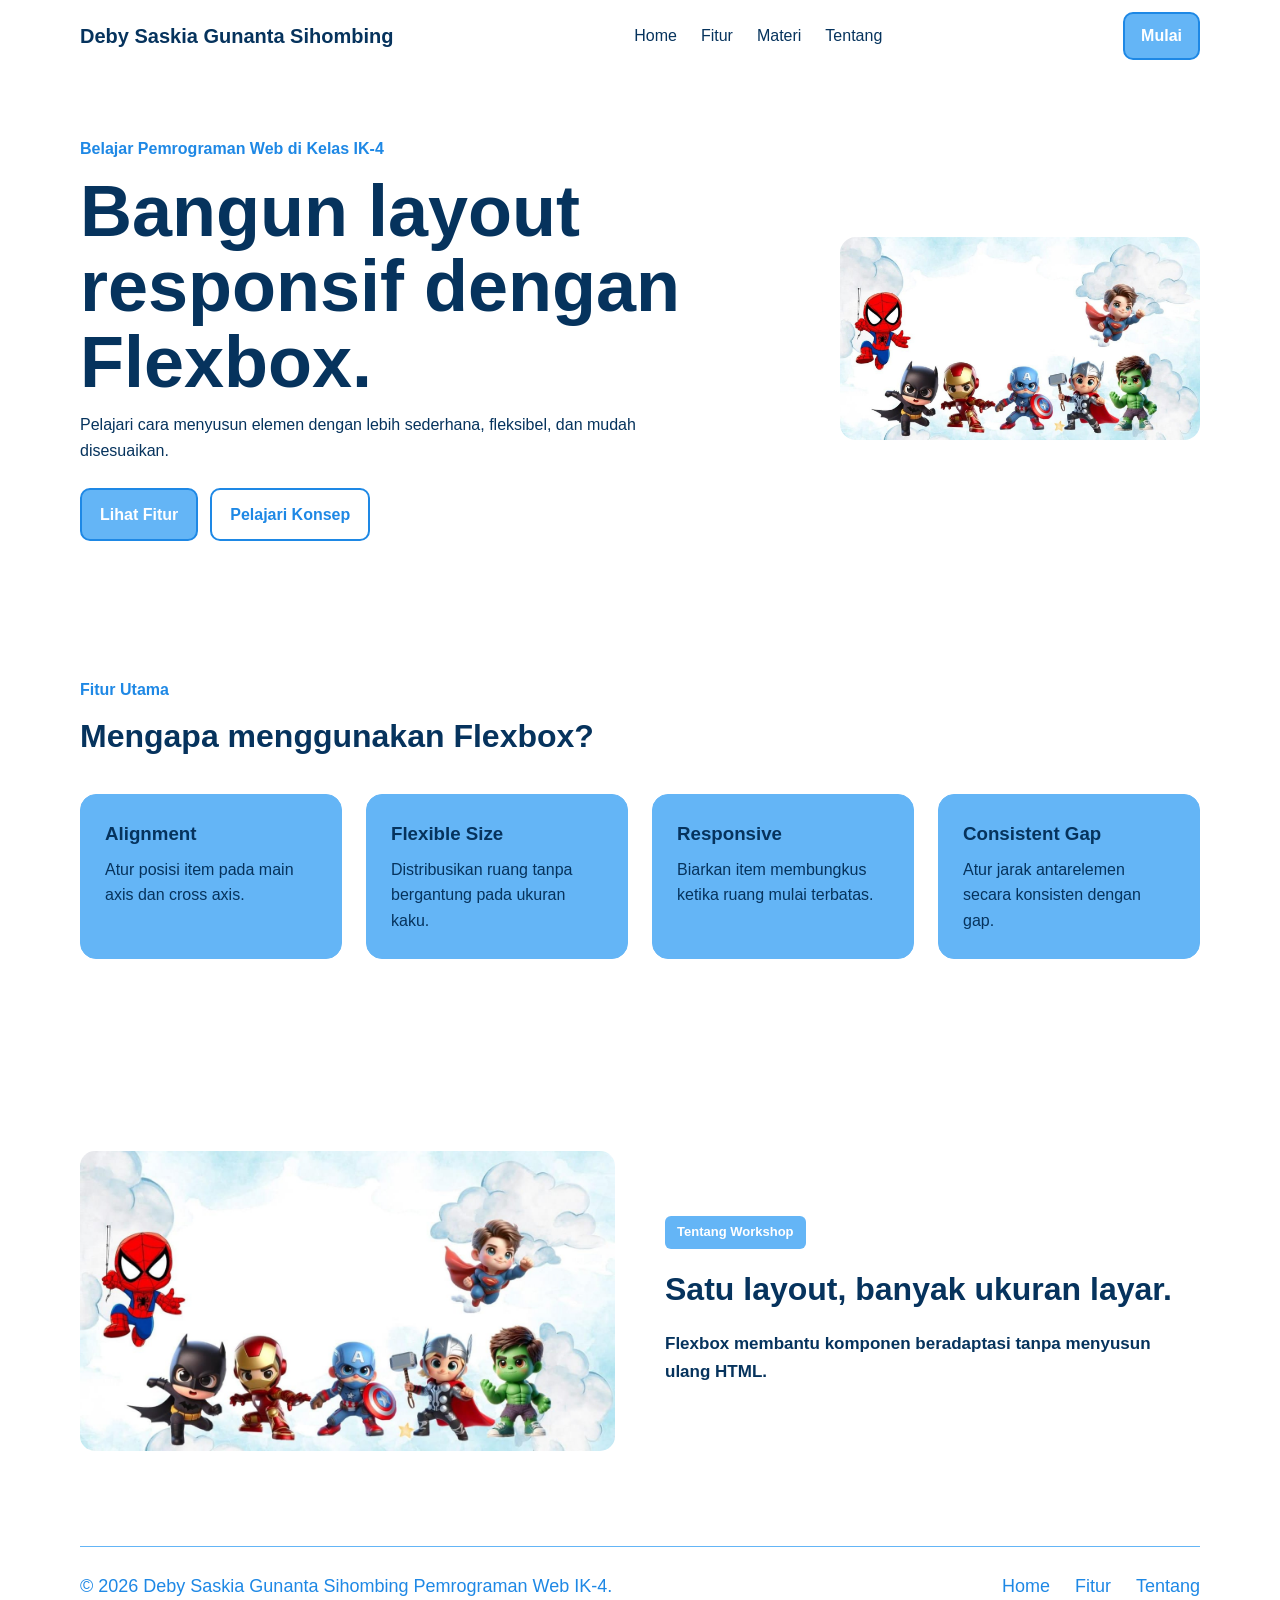
<file: index.html>
<!DOCTYPE html>
<html lang="en">
<head>
    <meta charset="UTF-8">
    <meta name="viewport" content="width=device-width, initial-scale=1.0">
    <title>FlexLearn-Praktikum Modul 3</title>
    <link rel="stylesheet" href="style.css"> 
</head>
<body>
    <header class="site-header">
        <a class="brand" href="#home">Deby Saskia Gunanta Sihombing</a> 
        <nav>
            <ul class="nav-list">
                
        <li><a href="#home">Home</a></li>
        <li><a href="#fitur">Fitur</a></li>
        <li><a href="#">Materi</a></li>
        <li><a href="#">Tentang</a></li>
      </ul>
    </nav>

    <a class="button button-small" href="#">Mulai</a>
  </header>

  <main>
    <section class="hero" id="home">
      <div class="hero-copy">
        <span class="eyebrow">Belajar Pemrograman Web di Kelas IK-4</span>
        <h1>Bangun layout responsif dengan Flexbox.</h1>
        <p>
          Pelajari cara menyusun elemen dengan lebih sederhana, fleksibel,
          dan mudah disesuaikan.
        </p>
        <div class="hero-actions">
          <a class="button" href="#fitur">Lihat Fitur</a>
          <a class="button secondary" href="#">Pelajari Konsep</a>
        </div>
      </div>

      <div class="hero-visual">
        <img src="assets/hero.jpeg" alt="Ilustrasi belajar web programming">
      </div>
    </section>

    <section class="features" id="fitur">
      <div class="section-heading">
        <p class="eyebrow">Fitur Utama</p>
        <h2>Mengapa menggunakan Flexbox?</h2>
      </div>

      <div class="card-list">
        <article class="card">
          <h3>Alignment</h3>
          <p>Atur posisi item pada main axis dan cross axis.</p>
        </article>

        <article class="card">
          <h3>Flexible Size</h3>
          <p>Distribusikan ruang tanpa bergantung pada ukuran kaku.</p>
        </article>

        <article class="card">
          <h3>Responsive</h3>
          <p>Biarkan item membungkus ketika ruang mulai terbatas.</p>
        </article>

        <article class="card">
          <h3>Consistent Gap</h3>
          <p>Atur jarak antarelemen secara konsisten dengan gap.</p>
        </article>
      </div>
    </section>

    <!-- Tentang Workshop -->
    <section class="workshop" id="tentang">
      <div class="workshop-image">
        <img src="assets/hero.jpeg" alt="Ilustrasi belajar web programming">
      </div>

      <div class="workshop-content">
        <span class="eyebrow">Tentang Workshop</span>
        <h2>Satu layout, banyak ukuran layar.</h2>
        <p>
          <strong>Flexbox membantu komponen beradaptasi tanpa menyusun ulang HTML.</strong>
        </p>
      </div>
    </section>

    <footer class="watermark">
      <p>© 2026 Deby Saskia Gunanta Sihombing Pemrograman Web IK-4.</p>

      <nav class="footer-nav">
        <a href="#home">Home</a>
        <a href="#fitur">Fitur</a>
        <a href="#tentang">Tentang</a>
      </nav>
    </footer>
  </main>
</body>
</html>
</file>
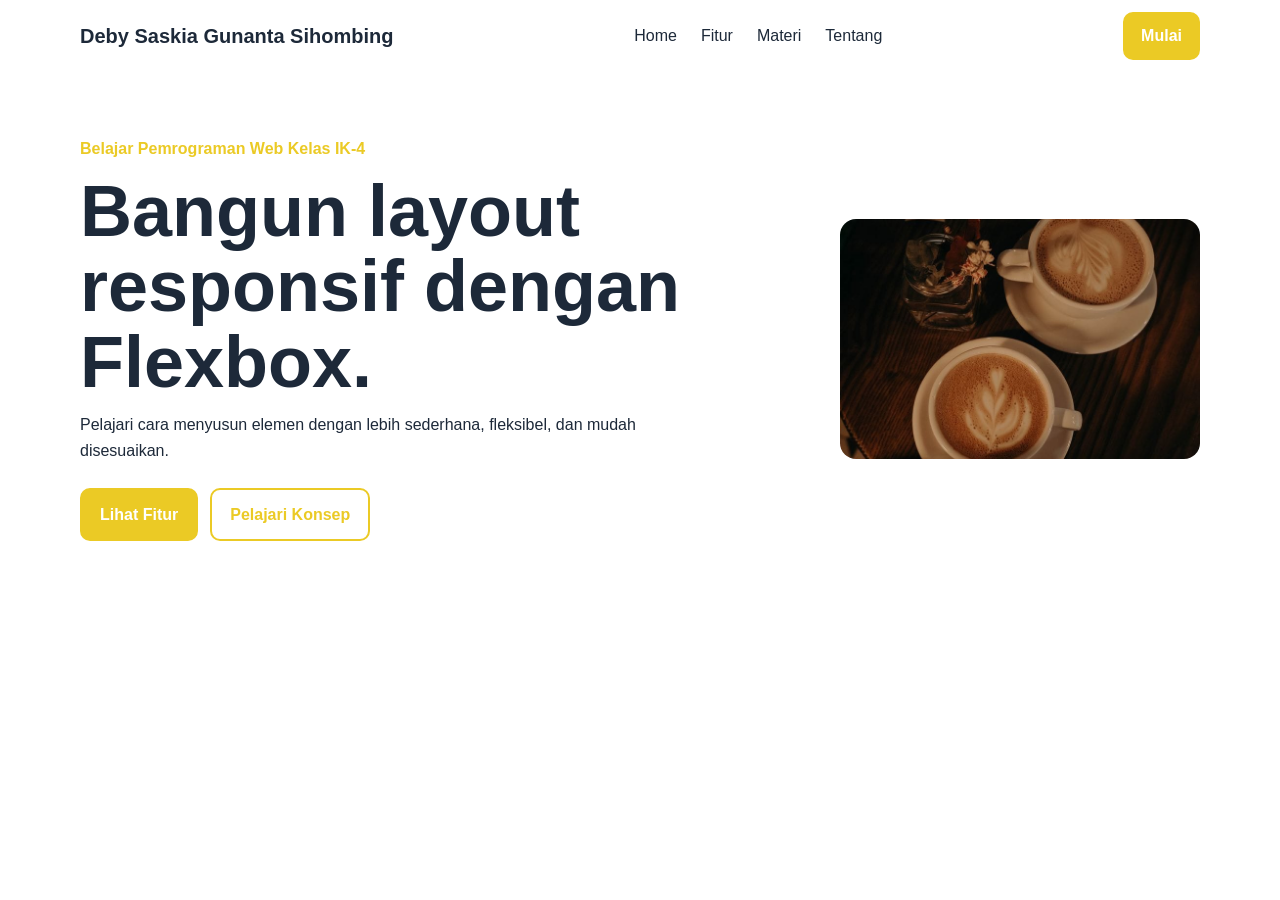
<file: Latihan2/index.html>
<!DOCTYPE html>
<html lang="id">
<head>
  <meta charset="UTF-8">
  <meta name="viewport" content="width=device-width, initial-scale=1.0">
  <title>FlexLearn - Latihan 2</title>
  <link rel="stylesheet" href="style.css">
</head>
<body>
  <header class="site-header">
    <a class="brand" href="#">Deby Saskia Gunanta Sihombing</a>

    <nav>
      <ul class="nav-list">
        <li><a href="#">Home</a></li>
        <li><a href="#">Fitur</a></li>
        <li><a href="#">Materi</a></li>
        <li><a href="#">Tentang</a></li>
      </ul>
    </nav>

    <a class="button button-small" href="#">Mulai</a>
  </header>

  <main>
    <section class="hero" id="home">
      <div class="hero-copy">
        <span class="eyebrow">Belajar Pemrograman Web Kelas IK-4</span>
        <h1>Bangun layout responsif dengan Flexbox.</h1>
        <p>
          Pelajari cara menyusun elemen dengan lebih sederhana, fleksibel,
          dan mudah disesuaikan.
        </p>
        <div class="hero-actions">
          <a class="button" href="#fitur">Lihat Fitur</a>
          <a class="button secondary" href="#tentang">Pelajari Konsep</a>
        </div>
      </div>

      <div class="hero-visual">
        <img src="assets/kopi.jpeg" alt="Ilustrasi belajar web programming">
      </div>
    </section>
  </main>
</body>
</html>
</file>
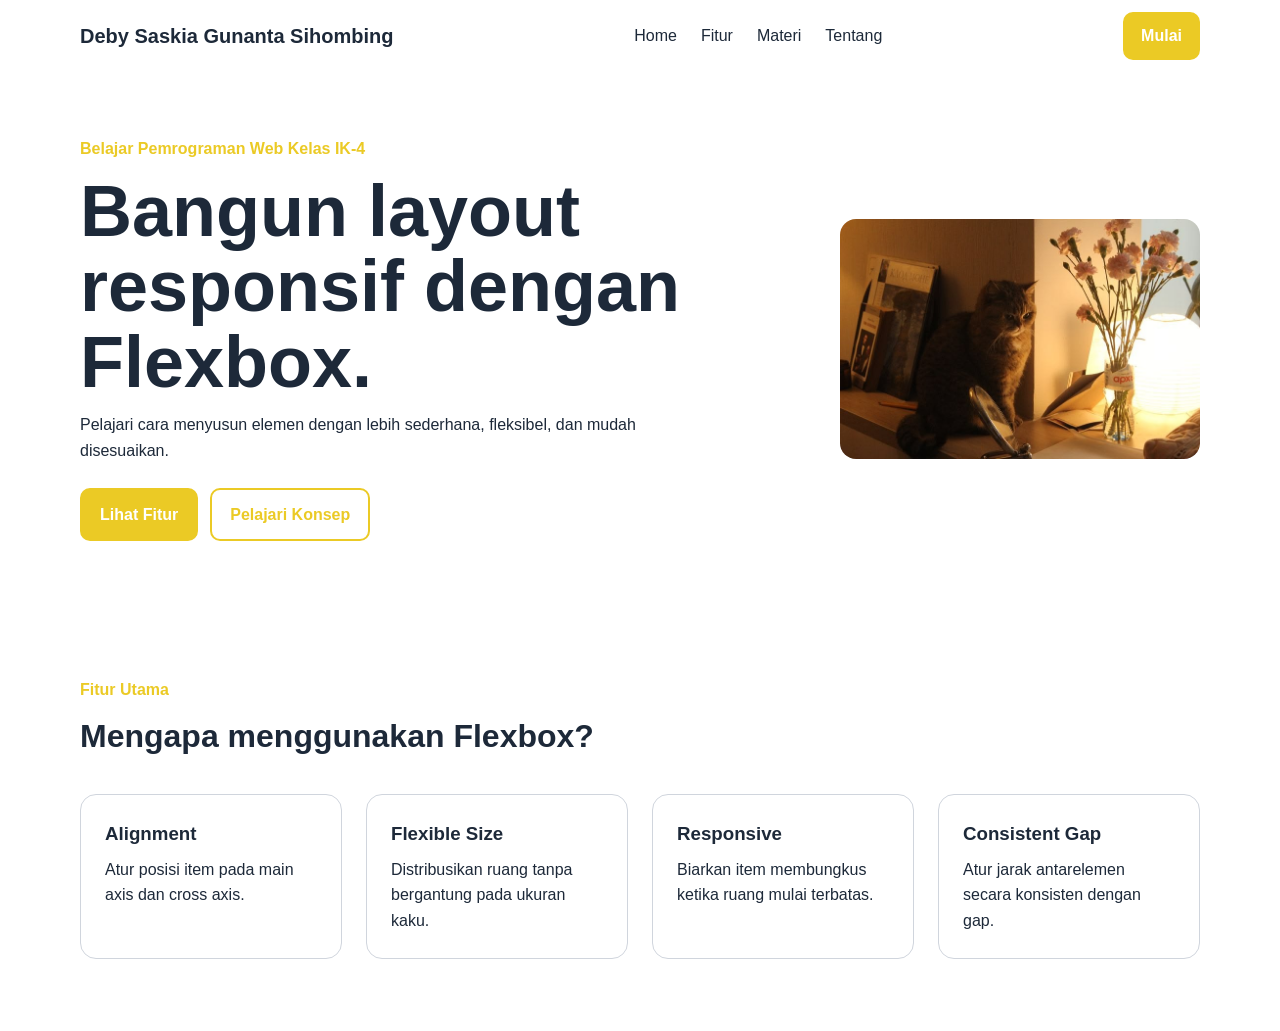
<file: Latihan3/index.html>
<!DOCTYPE html>
<html lang="id">
<head>
  <meta charset="UTF-8">
  <meta name="viewport" content="width=device-width, initial-scale=1.0">
  <title>FlexLearn - Latihan 3</title>
  <link rel="stylesheet" href="style.css">
</head>
<body>
  <header class="site-header">
    <a class="brand" href="#home">Deby Saskia Gunanta Sihombing</a>

    <nav>
      <ul class="nav-list">
        <li><a href="#home">Home</a></li>
        <li><a href="#fitur">Fitur</a></li>
        <li><a href="#">Materi</a></li>
        <li><a href="#">Tentang</a></li>
      </ul>
    </nav>

    <a class="button button-small" href="#">Mulai</a>
  </header>

  <main>
    <section class="hero" id="home">
      <div class="hero-copy">
        <span class="eyebrow">Belajar Pemrograman Web Kelas IK-4</span>
        <h1>Bangun layout responsif dengan Flexbox.</h1>
        <p>
          Pelajari cara menyusun elemen dengan lebih sederhana, fleksibel,
          dan mudah disesuaikan.
        </p>
        <div class="hero-actions">
          <a class="button" href="#fitur">Lihat Fitur</a>
          <a class="button secondary" href="#">Pelajari Konsep</a>
        </div>
      </div>

      <div class="hero-visual">
        <img src="assets/kucing.jpeg" alt="Ilustrasi belajar web programming">
      </div>
    </section>

    <section class="features" id="fitur">
      <div class="section-heading">
        <p class="eyebrow">Fitur Utama</p>
        <h2>Mengapa menggunakan Flexbox?</h2>
      </div>

      <div class="card-list">
        <article class="card">
          <h3>Alignment</h3>
          <p>Atur posisi item pada main axis dan cross axis.</p>
        </article>
        <article class="card">
          <h3>Flexible Size</h3>
          <p>Distribusikan ruang tanpa bergantung pada ukuran kaku.</p>
        </article>
        <article class="card">
          <h3>Responsive</h3>
          <p>Biarkan item membungkus ketika ruang mulai terbatas.</p>
        </article>
        <article class="card">
          <h3>Consistent Gap</h3>
          <p>Atur jarak antarelemen secara konsisten dengan gap.</p>
        </article>
      </div>
    </section>
  </main>
</body>
</html>
</file>
<file: style.css>
* {
  box-sizing: border-box;
}

body {
  margin: 0;
  font-family: Arial, sans-serif;
  color: #06335d;
  line-height: 1.6;
}

a {
  color: inherit;
  text-decoration: none;
}

img {
  display: block;
  max-width: 100%;
}

.site-header,
main {
  width: min(1120px, calc(100% - 40px));
  margin-inline: auto;
}

.site-header {
  min-height: 72px;
  display: flex;
  align-items: center;
  justify-content: space-between;
  gap: 24px;
}

.brand {
  font-size: 1.25rem;
  font-weight: 700;
}

.nav-list {
  list-style: none;
  display: flex;
  align-items: center;
  gap: 24px;
  margin: 0;
  padding: 0;
}

.nav-list a:hover {
  color: #8ec5ff;
}

.hero {
  min-height: 520px;
  display: flex;
  align-items: center;
  gap: 48px;
  padding-block: 64px;
}

.hero-copy {
  min-width: 0;
  flex: 2 1 520px;
}

.hero-visual {
  min-width: 0;
  flex: 0 1 360px;
}

.hero-visual img {
  width: 100%;
  border-radius: 16px;
}

.eyebrow {
  color: #1e88e5;
  font-weight: 700;
}

h1 {
  max-width: 640px;
  margin-block: 12px;
  font-size: clamp(2.5rem, 6vw, 4.5rem);
  line-height: 1.05;
}

.hero-copy > p {
  max-width: 620px;
  margin: 0;
}

.hero-actions {
  display: flex;
  flex-wrap: wrap;
  gap: 12px;
  margin-top: 24px;
}

.button {
  display: inline-flex;
  align-items: center;
  justify-content: center;
  padding: 12px 18px;
  border: 2px solid #1e88e5;
  border-radius: 10px;
  background: #64b5f6;
  color: white;
  font-weight: 700;
}

.button.secondary {
  background: white;
  color: #1e88e5;
}

.button-small {
  padding: 9px 16px;
}

.features {
  padding-block: 72px;
}

.section-heading .eyebrow {
  margin: 0;
}

.section-heading h2 {
  margin-block: 8px 0;
  font-size: 2rem;
}

.card-list {
  display: flex;
  flex-wrap: wrap;
  gap: 24px;
  margin-top: 32px;
}

.card {
  flex: 1 1 240px;
  padding: 24px;
  border: 1px solid #64b5f6;
  border-radius: 16px;
  background: #64b5f6;
}

.card h3 {
  margin-top: 0;
  margin-bottom: 8px;
}

.card p {
  margin: 0;
}

.card-list.demo-align-content {
  min-height: 600px;
  align-content: space-between;
}

/* TENTANG WORKSHOP */
.workshop {
  display: flex;
  align-items: center;
  gap: 50px;
  margin-top: 70px;
  padding: 50px 0;
}

.workshop-image,
.workshop-content {
  flex: 1;
}

.workshop-image img {
  width: 100%;
  height: 300px;
  object-fit: cover;
  border-radius: 15px;
}

.workshop-content .eyebrow {
  display: inline-block;
  padding: 6px 12px;
  background-color: #64b5f6;
  color: white;
  border-radius: 6px;
  font-size: 13px;
  font-weight: 600;
}

.workshop-content h2 {
  font-size: 32px;
  margin: 15px 0;
}

.workshop-content p {
  font-size: 17px;
  font-weight: 600;
  line-height: 1.6;
  margin: 0;
}

@media (max-width: 768px) {
  .workshop {
    flex-direction: column;
  }

  .workshop-image img {
    height: auto;
  }
}

.watermark {
  display: flex;
  justify-content: space-between;
  align-items: center;
  border-top: 1px solid #64b5f6;
  margin-top: 45px;
  padding-top: 25px;
  padding-bottom: 20px;
  font-size: 18px;
  color: #1e88e5;
}

.watermark p {
  margin: 0;
}

.footer-nav {
  display: flex;
  gap: 25px;
}

.footer-nav a {
  text-decoration: none;
  color: #1e88e5;
  font-size: 18px;
}
</file>
<file: Latihan2/style.css>
* {
  box-sizing: border-box;
}

body {
  margin: 0;
  font-family: Arial, sans-serif;
  color: #1d2939;
  line-height: 1.6;
}

a {
  color: inherit;
  text-decoration: none;
}

img {
  display: block;
  max-width: 100%;
}

.site-header,
main {
  width: min(1120px, calc(100% - 40px));
  margin-inline: auto;
}

.site-header {
  min-height: 72px;
  display: flex;
  align-items: center;
  justify-content: space-between;
  gap: 24px;
}

.brand {
  font-size: 1.25rem;
  font-weight: 700;
}

.nav-list {
  list-style: none;
  display: flex;
  align-items: center;
  gap: 24px;
  margin: 0;
  padding: 0;
}

.nav-list a:hover {
  color: #ebca25;
}

.hero {
  min-height: 520px;
  display: flex;
  align-items: center;
  gap: 48px;
  padding-block: 64px;
}

.hero-copy {
  min-width: 0;
  flex: 2 1 520px;
}

.hero-visual {
  min-width: 0;
  flex: 0 1 360px;
}

.hero-visual img {
  width: 100%;
  border-radius: 16px;
}

.eyebrow {
  color: #ebca25;
  font-weight: 700;
}

h1 {
  max-width: 640px;
  margin-block: 12px;
  font-size: clamp(2.5rem, 6vw, 4.5rem);
  line-height: 1.05;
}

.hero-copy > p {
  max-width: 620px;
  margin: 0;
}

.hero-actions {
  display: flex;
  flex-wrap: wrap;
  gap: 12px;
  margin-top: 24px;
}

.button {
  display: inline-flex;
  align-items: center;
  justify-content: center;
  padding: 12px 18px;
  border: 2px solid #ebca25;
  border-radius: 10px;
  background: #ebca25;
  color: white;
  font-weight: 700;
}

.button.secondary {
  background: white;
  color: #ebca25;
}

.button-small {
  padding: 9px 16px;
}
</file>
<file: Latihan3/style.css>
* {
  box-sizing: border-box;
}

body {
  margin: 0;
  font-family: Arial, sans-serif;
  color: #1d2939;
  line-height: 1.6;
}

a {
  color: inherit;
  text-decoration: none;
}

img {
  display: block;
  max-width: 100%;
}

.site-header,
main {
  width: min(1120px, calc(100% - 40px));
  margin-inline: auto;
}

.site-header {
  min-height: 72px;
  display: flex;
  align-items: center;
  justify-content: space-between;
  gap: 24px;
}

.brand {
  font-size: 1.25rem;
  font-weight: 700;
}

.nav-list {
  list-style: none;
  display: flex;
  align-items: center;
  gap: 24px;
  margin: 0;
  padding: 0;
}

.nav-list a:hover {
  color: #ebca25;
}

.hero {
  min-height: 520px;
  display: flex;
  align-items: center;
  gap: 48px;
  padding-block: 64px;
}

.hero-copy {
  min-width: 0;
  flex: 2 1 520px;
}

.hero-visual {
  min-width: 0;
  flex: 0 1 360px;
}

.hero-visual img {
  width: 100%;
  border-radius: 16px;
}

.eyebrow {
  color: #ebca25;
  font-weight: 700;
}

h1 {
  max-width: 640px;
  margin-block: 12px;
  font-size: clamp(2.5rem, 6vw, 4.5rem);
  line-height: 1.05;
}

.hero-copy > p {
  max-width: 620px;
  margin: 0;
}

.hero-actions {
  display: flex;
  flex-wrap: wrap;
  gap: 12px;
  margin-top: 24px;
}

.button {
  display: inline-flex;
  align-items: center;
  justify-content: center;
  padding: 12px 18px;
  border: 2px solid #ebca25;
  border-radius: 10px;
  background: #ebca25;
  color: white;
  font-weight: 700;
}

.button.secondary {
  background: white;
  color: #ebca25;
}

.button-small {
  padding: 9px 16px;
}

.features {
  padding-block: 72px;
}

.section-heading .eyebrow {
  margin: 0;
}

.section-heading h2 {
  margin-block: 8px 0;
  font-size: 2rem;
}

.card-list {
  display: flex;
  flex-wrap: wrap;
  gap: 24px;
  margin-top: 32px;
}

.card {
  flex: 1 1 240px;
  padding: 24px;
  border: 1px solid #d0d5dd;
  border-radius: 16px;
  background: white;
}

.card h3 {
  margin-top: 0;
  margin-bottom: 8px;
}

.card p {
  margin: 0;
}

.card-list.demo-align-content {
  min-height: 600px;
  align-content: space-between;
}
</file>
